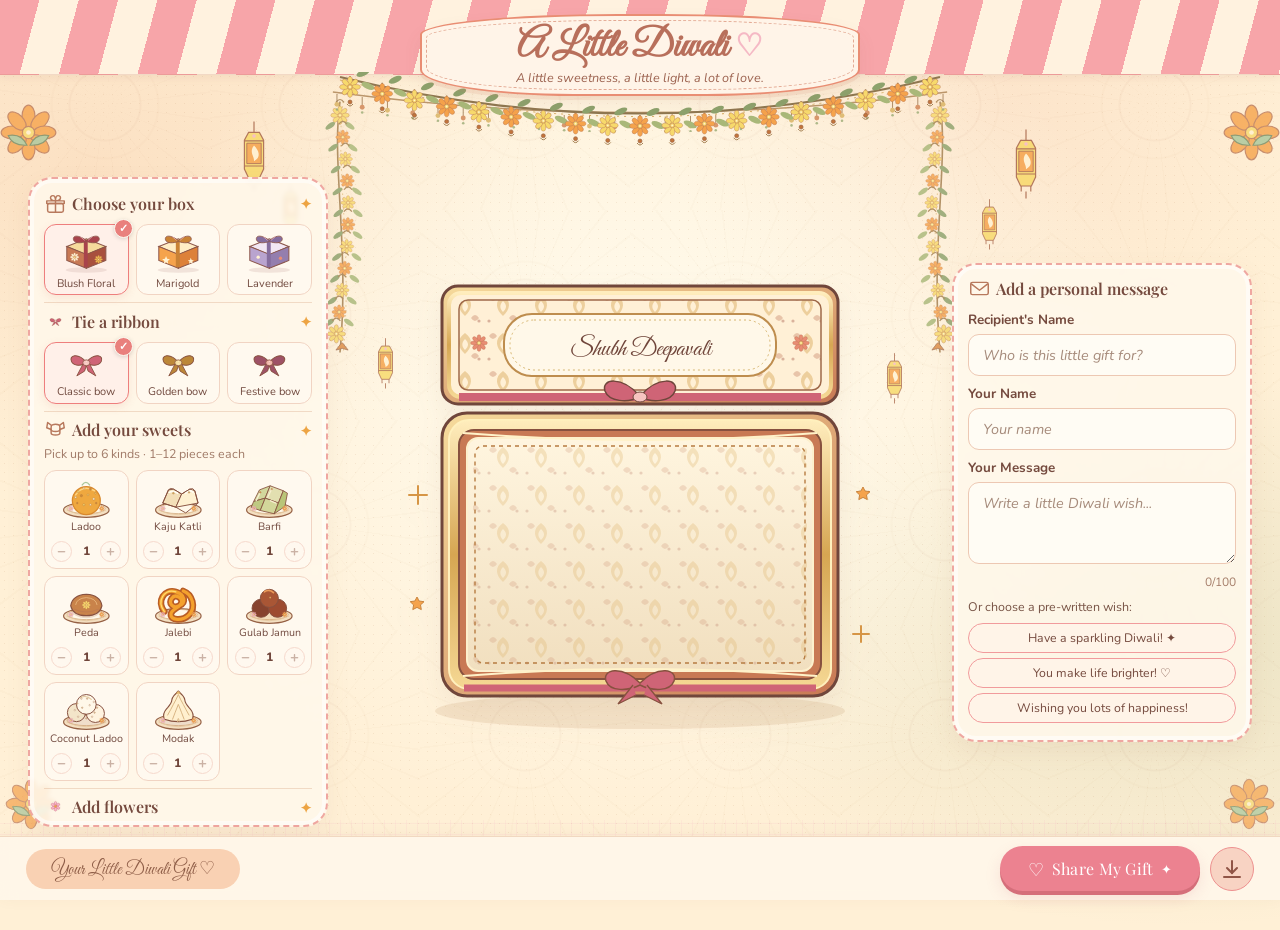
<file: index.html>
<!DOCTYPE html>
<html lang="en">
<head>
    <meta charset="UTF-8">
    <meta name="viewport" content="width=device-width, initial-scale=1.0">
    <meta name="color-scheme" content="light">
    <title>A Little Diwali 🪔</title>
    <meta name="description" content="Create a beautiful personalised Diwali gift box and share it with someone special.">
    <link rel="icon" href="data:image/svg+xml,<svg xmlns='http://www.w3.org/2000/svg' viewBox='0 0 100 100'><text y='.9em' font-size='90'>🪔</text></svg>">
    <link rel="preconnect" href="https://fonts.googleapis.com">
    <link rel="preconnect" href="https://fonts.gstatic.com" crossorigin>
    <link href="https://fonts.googleapis.com/css2?family=Great+Vibes&family=Nunito:wght@400;600;700&family=Playfair+Display:ital,wght@0,400;0,600;0,700;1,400&display=swap" rel="stylesheet">
    <link rel="stylesheet" href="css/styles.css">
</head>
<body>

    <!-- ═══════════════ INTRO / LANDING OVERLAY ═══════════════ -->
    <div id="introOverlay" class="intro-overlay hidden">
        <div class="intro-wrapper">
            <!-- Floating corner decorations -->
            <div class="intro-deco intro-deco-tl" id="introDecoTL"></div>
            <div class="intro-deco intro-deco-tr" id="introDecoTR"></div>
            <div class="intro-deco intro-deco-bl" id="introDecoBL"></div>
            <div class="intro-deco intro-deco-br" id="introDecoBR"></div>

            <!-- Shop Front Illustration -->
            <div class="shop-front">
                <div class="shop-awning"></div>
                <div class="shop-sign-frame">
                    <h1 class="logo-script">A Little Diwali <span class="logo-heart">♡</span></h1>
                    <p class="logo-tagline">A little sweetness, a little light, a lot of love.</p>
                </div>
                <div class="shop-window" id="shopWindow">
                    <!-- Sweet illustrations rendered by JS -->
                </div>
            </div>

            <!-- Welcome Text & CTA -->
            <div class="intro-text-section">
                <h2 class="intro-heading">A little gift, made with lots of love.</h2>
                <p class="intro-description">
                    Create a beautiful Diwali gift box, fill it with your favourite sweets, 
                    light a little diya, write a heartfelt message and share it with someone special. ✨
                </p>
                <button class="btn-create" id="btnCreate">
                    <span>Create your gift box ♡</span>
                </button>
            </div>
        </div>

        <!-- Toran garland at top -->
        <div class="intro-toran" id="introToran"></div>
    </div>

    <!-- ═══════════════ BUILDER PAGE ═══════════════ -->
    <div id="builderPage" class="builder-page">

        <!-- Header with Awning -->
        <header class="builder-header">
            <div class="header-awning"></div>
            <div class="header-content">
                <div class="header-frame">
                    <h1 class="header-logo">A Little Diwali <span class="logo-heart">♡</span></h1>
                    <p class="header-tagline">A little sweetness, a little light, a lot of love.</p>
                </div>
            </div>
            <div class="header-toran" id="headerToran"></div>
            <div class="header-toran header-toran-back" id="headerToranBack"></div>
        </header>

        <!-- Decorative page elements (Diwali themed — no cats) -->
        <div class="page-decos">
            <div class="page-deco page-deco-flower-tl" id="pageDecoFlowerTL"></div>
            <div class="page-deco page-deco-flower-tr" id="pageDecoFlowerTR"></div>
            <div class="page-deco page-deco-flower-bl" id="pageDecoFlowerBL"></div>
            <div class="page-deco page-deco-flower-br" id="pageDecoFlowerBR"></div>
            <div class="page-deco page-deco-lantern-l" id="pageDecoLanternL"></div>
            <div class="page-deco page-deco-lantern-r" id="pageDecoLanternR"></div>
            <div class="page-deco page-deco-corner-toran page-deco-corner-toran-l" id="pageDecoCornerToranL"></div>
            <div class="page-deco page-deco-corner-toran page-deco-corner-toran-r" id="pageDecoCornerToranR"></div>
            <div class="page-deco page-deco-side-lantern page-deco-side-lantern-l1" id="pageDecoSideLanternL1"></div>
            <div class="page-deco page-deco-side-lantern page-deco-side-lantern-l2" id="pageDecoSideLanternL2"></div>
            <div class="page-deco page-deco-side-lantern page-deco-side-lantern-r1" id="pageDecoSideLanternR1"></div>
            <div class="page-deco page-deco-side-lantern page-deco-side-lantern-r2" id="pageDecoSideLanternR2"></div>
            <div class="page-deco page-deco-butterfly" id="pageDecoButterfly"></div>
        </div>

        <!-- ═══ MAIN 3-COLUMN LAYOUT ═══ -->
        <main class="builder-main">

            <!-- LEFT PANEL: Customisation Options -->
            <aside class="panel panel-left">

                <!-- Choose Your Box -->
                <section class="builder-section">
                    <h3 class="section-title">
                        <span class="section-emoji" id="sectionIconBox">🎁</span>
                        Choose your box
                        <span class="title-sparkle">✦</span>
                    </h3>
                    <div class="options-grid boxes-grid" id="boxOptions">
                        <!-- 4 box option cards rendered by JS -->
                    </div>
                </section>

                <!-- Add a ribbon -->
                <section class="builder-section">
                    <h3 class="section-title">
                        <span class="section-emoji" id="sectionIconRibbon"></span>
                        Tie a ribbon
                        <span class="title-sparkle">✦</span>
                    </h3>
                    <div class="options-grid ribbons-grid" id="ribbonOptions" aria-label="Choose a box ribbon">
                        <!-- Ribbon options rendered by JS -->
                    </div>
                </section>

                <!-- Add Your Sweets -->
                <section class="builder-section">
                    <h3 class="section-title">
                        <span class="section-emoji" id="sectionIconSweet">🍬</span>
                        Add your sweets
                        <span class="title-sparkle">✦</span>
                    </h3>
                    <p class="section-hint">Pick up to 6 kinds · 1–12 pieces each <span class="mobile-swipe-hint">Swipe to browse →</span></p>
                    <div class="options-grid sweets-grid" id="sweetGrid">
                        <!-- 12 sweet option cards rendered by JS -->
                    </div>
                </section>

                <!-- Add flower stickers -->
                <section class="builder-section">
                    <h3 class="section-title">
                        <span class="section-emoji" id="sectionIconFlower"></span>
                        Add flowers
                        <span class="title-sparkle">✦</span>
                    </h3>
                    <p class="section-hint">Choose up to 6 flower stickers for your gift <span class="mobile-swipe-hint">Swipe to browse →</span></p>
                    <div class="options-grid flower-grid" id="flowerOptions" aria-label="Choose flower stickers">
                        <!-- Flower sticker options rendered by JS -->
                    </div>
                </section>

                <!-- Decorate Your Diya -->
                <section class="builder-section">
                    <h3 class="section-title">
                        <span class="section-emoji" id="sectionIconDiya">🪔</span>
                        Add your diyas
                        <span class="title-sparkle">✦</span>
                    </h3>
                    <p class="section-hint">Choose up to 4 diya styles <span class="mobile-swipe-hint">Swipe to browse →</span></p>
                    <div class="options-grid diyas-grid" id="diyaOptions">
                        <!-- 4 diya option cards rendered by JS -->
                    </div>
                </section>
            </aside>

            <!-- CENTER: Live Gift Preview -->
            <div class="preview-area" id="previewArea">
                <div class="preview-wrapper">
                    <div class="preview-container" id="previewContainer">
                        <!-- Main gift preview SVG rendered by JS -->
                    </div>
                </div>
            </div>

            <!-- RIGHT PANEL: Personal Message -->
            <aside class="panel panel-right">
                <section class="builder-section">
                    <h3 class="section-title">
                        <span class="section-emoji" id="sectionIconMessage"></span>
                        Add a personal message
                    </h3>

                    <div class="form-group">
                        <label class="form-label" for="recipientName">Recipient's Name</label>
                        <input type="text" class="form-input" id="recipientName"
                               placeholder="Who is this little gift for?" maxlength="30">
                    </div>

                    <div class="form-group">
                        <label class="form-label" for="senderName">Your Name</label>
                        <input type="text" class="form-input" id="senderName"
                               placeholder="Your name" maxlength="30">
                    </div>

                    <div class="form-group">
                        <label class="form-label" for="messageText">Your Message</label>
                        <textarea class="form-textarea" id="messageText"
                                  placeholder="Write a little Diwali wish..."
                                  maxlength="100" rows="3"></textarea>
                        <div class="char-counter">
                            <span id="charCount">0</span>/100
                        </div>
                    </div>

                    <div class="prewritten-section">
                        <p class="prewritten-label">Or choose a pre-written wish:</p>
                        <div class="prewritten-wishes" id="prewrittenWishes">
                            <button class="wish-btn" data-wish="Have a sparkling Diwali!">
                                Have a sparkling Diwali! ✦
                            </button>
                            <button class="wish-btn" data-wish="You make life brighter!">
                                You make life brighter! ♡
                            </button>
                            <button class="wish-btn" data-wish="Wishing you lots of happiness!">
                                Wishing you lots of happiness!
                            </button>
                        </div>
                    </div>
                </section>
            </aside>
        </main>

        <!-- BOTTOM BAR -->
        <footer class="bottom-bar">
            <div class="bottom-bar-inner">
                <div class="gift-label-badge">
                    <span class="gift-label-text">Your Little Diwali Gift ♡</span>
                </div>
                <div class="share-actions">
                    <button class="btn-share" id="shareBtn">
                        <span class="btn-share-icon" aria-hidden="true">♡</span>
                        <span>Share My Gift</span>
                        <span class="btn-share-sparkle">✦</span>
                    </button>
                    <button class="btn-icon btn-download" id="downloadBtn" title="Download as image">
                        <svg width="22" height="22" viewBox="0 0 22 22" fill="none" stroke="currentColor" stroke-width="2" stroke-linecap="round">
                            <path d="M11 3v12"/>
                            <path d="M6 10l5 5 5-5"/>
                            <path d="M3 19h16"/>
                        </svg>
                    </button>
                </div>
            </div>
        </footer>

        <!-- SHARE MODAL -->
        <div class="modal-overlay" id="shareModal">
            <div class="modal-card">
                <button class="modal-close-btn" id="modalCloseBtn" aria-label="Close">✕</button>
                <div class="modal-header-section">
                    <h2 class="modal-title">Share your gift! 🎁</h2>
                    <p class="modal-subtitle">Copy this link and send it to your special person:</p>
                </div>
                <div class="share-link-row">
                    <input type="text" class="share-link-input" id="shareLinkInput" readonly>
                    <button class="btn-copy" id="copyLinkBtn">Copy ♡</button>
                </div>
                <button class="btn-copy btn-shorten-link" id="shortenLinkBtn" type="button">Shorten link ✦</button>
                <p class="share-link-note">No account or shortening service needed. Your gift stays in the link.</p>
                <p class="copy-status" id="copyStatus"></p>
            </div>
        </div>
    </div>

    <!-- External Scripts -->
    <script src="https://html2canvas.hertzen.com/dist/html2canvas.min.js"></script>
    <script src="js/svgAssets.js"></script>
    <script src="js/app.js"></script>
</body>
</html>
</file>
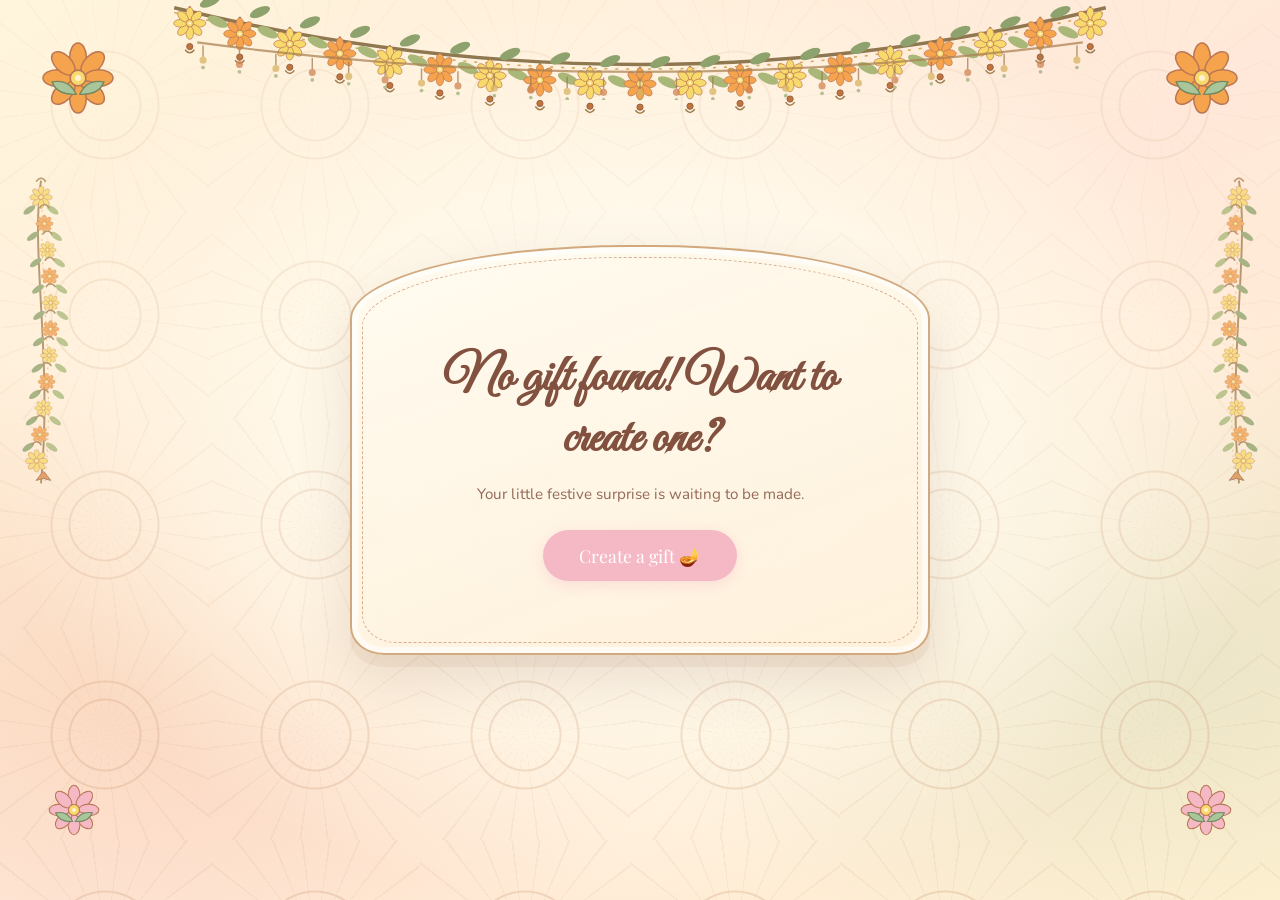
<file: gift.html>
<!DOCTYPE html>
<html lang="en">
<head>
    <meta charset="UTF-8">
    <meta name="viewport" content="width=device-width, initial-scale=1.0">
    <meta name="color-scheme" content="light">
    <title>Digi-Diwali-sweets🪔</title>
    <meta name="description" content="Someone made you a special Diwali gift! Open it to see what's inside.">
    <link rel="icon" href="data:image/svg+xml,<svg xmlns='http://www.w3.org/2000/svg' viewBox='0 0 100 100'><text y='.9em' font-size='90'>🪔</text></svg>">
    <link rel="preconnect" href="https://fonts.googleapis.com">
    <link rel="preconnect" href="https://fonts.gstatic.com" crossorigin>
    <link href="https://fonts.googleapis.com/css2?family=Great+Vibes&family=Nunito:wght@400;600;700&family=Playfair+Display:ital,wght@0,400;0,600;0,700;1,400&display=swap" rel="stylesheet">
    <link rel="stylesheet" href="css/styles.css">
</head>
<body class="gift-body">

    <!-- ═══════════════ GIFT REVEAL SCREEN ═══════════════ -->
    <div class="gift-reveal-screen" id="giftRevealScreen">
        <div class="reveal-wrapper">
            <div class="reveal-box-wrapper" id="revealBoxWrapper">
                <!-- Animated closed gift box SVG rendered by JS -->
            </div>

            <h2 class="reveal-heading" id="revealHeading">Someone sent you a little Diwali gift!</h2>
            <p class="reveal-subtext">Tap to unwrap your surprise 🪔</p>
            <button class="btn-open-gift" id="btnOpenGift">Open your gift ✨</button>
        </div>

        <!-- Corner decorations -->
        <div class="reveal-bg-decos">
            <div class="reveal-toran reveal-toran-main" id="revealToranMain"></div>
            <div class="reveal-toran reveal-toran-back" id="revealToranBack"></div>
            <div class="reveal-deco reveal-deco-1" id="revealDeco1"></div>
            <div class="reveal-deco reveal-deco-2" id="revealDeco2"></div>
            <div class="reveal-deco reveal-deco-3" id="revealDeco3"></div>
            <div class="reveal-deco reveal-deco-4" id="revealDeco4"></div>
            <div class="reveal-side-toran reveal-side-toran-left" id="revealSideToranLeft"></div>
            <div class="reveal-side-toran reveal-side-toran-right" id="revealSideToranRight"></div>
        </div>
    </div>

    <!-- ═══════════════ GIFT DISPLAY SCREEN ═══════════════ -->
    <div class="gift-display-screen" id="giftDisplayScreen" style="display:none;">
        <!-- Header -->
        <header class="builder-header">
            <div class="header-awning"></div>
            <div class="header-content">
                <div class="header-frame">
                    <h1 class="header-logo">A Little Diwali <span class="logo-heart">♡</span></h1>
                    <p class="header-tagline">A little sweetness, a little light, a lot of love.</p>
                </div>
            </div>
        </header>

        <div class="gift-display-content">
            <div class="gift-card">
                <p class="gift-dear">Dear <span class="gift-recipient-name" id="giftRecipientName">Friend</span>,</p>

                <div class="gift-preview-box" id="giftPreviewBox">
                    <!-- Full gift preview SVG rendered here -->
                </div>

                <div class="gift-message-card">
                    <p class="gift-msg" id="giftMsg">Happy Diwali! 🪔</p>
                    <p class="gift-sender">With love, <span id="giftSenderName">A friend</span> 💕</p>
                </div>
            </div>

            <div class="gift-cta">
                <a href="index.html" class="btn-create-own">Create your own gift box ♡</a>
            </div>
        </div>

        <!-- Page decorations -->
        <div class="gift-page-decos">
            <div class="page-deco page-deco-flower-tl" id="giftPageDecoTL"></div>
            <div class="page-deco page-deco-flower-tr" id="giftPageDecoTR"></div>
            <div class="page-deco page-deco-flower-bl" id="giftPageDecoBL"></div>
            <div class="page-deco page-deco-flower-br" id="giftPageDecoBR"></div>
        </div>
    </div>

    <!-- Scripts -->
    <script src="js/svgAssets.js"></script>
    <script>
    // ═══════════════ GIFT VIEWER LOGIC ═══════════════
    (async function() {
        'use strict';

        // Read gift data from URL hash
        const hash = window.location.hash.slice(1);

        if (!hash) {
            showError('No gift found! Want to create one?', 'Create a gift 🪔');
            return;
        }

        let giftData;
        try {
            giftData = await decodeGiftData(hash);
        } catch(e) {
            showError('Oops! This gift link seems broken.', 'Create a gift instead 🪔');
            return;
        }

        // Personalise reveal heading
        if (giftData.t) {
            document.getElementById('revealHeading').textContent =
                giftData.t + ', someone sent you a little Diwali gift!';
        }

        // Render decorative elements
        populateDecos();

        // Render a closed gift box on the reveal screen
        if (typeof getBoxOptionSVG === 'function') {
            const boxSvg = getBoxOptionSVG(giftData.b || 0);
            document.getElementById('revealBoxWrapper').innerHTML =
                '<div style="width:120px;margin:0 auto;">' + boxSvg + '</div>';
        }

        // ── Open Gift Button ──
        document.getElementById('btnOpenGift').addEventListener('click', function() {
            const revealScreen = document.getElementById('giftRevealScreen');
            revealScreen.classList.add('opening');

            setTimeout(function() {
                revealScreen.style.display = 'none';
                const displayScreen = document.getElementById('giftDisplayScreen');
                displayScreen.style.display = 'block';
                displayScreen.classList.add('fade-in');

                // Render gift content
                document.getElementById('giftRecipientName').textContent = giftData.t || 'Friend';
                document.getElementById('giftMsg').textContent = giftData.m || 'Happy Diwali! 🪔';
                document.getElementById('giftSenderName').textContent = giftData.f || 'A friend';

                // Render full gift preview
                if (typeof getPreviewSVG === 'function') {
                    var SWEETS_LIST = ['ladoo','kaju_katli','barfi','peda','jalebi','gulab_jamun',
                                       'coconut_ladoo','modak'];
                    var quantities = giftData.q && typeof giftData.q === 'object' ? giftData.q : {};
                    var ribbonIndex = Number.isInteger(giftData.r) && giftData.r >= 0 && giftData.r <= 2
                        ? giftData.r
                        : 0;
                    var flowerIndices = Array.isArray(giftData.fl)
                        ? giftData.fl.filter(function(index, position, all) {
                            return Number.isInteger(index) && index >= 0 && index < 6 && all.indexOf(index) === position;
                        }).slice(0, 6)
                        : [0, 2, 3, 4];
                    var flowerQuantities = giftData.fq && typeof giftData.fq === 'object'
                        ? giftData.fq
                        : {};
                    var stickerPositions = giftData.sp && typeof giftData.sp === 'object' && !Array.isArray(giftData.sp)
                        ? giftData.sp
                        : {};
                    var selectedStickerKey = typeof giftData.sk === 'string'
                        && /^(sweet-(ladoo|kaju_katli|barfi|peda|jalebi|gulab_jamun|coconut_ladoo|modak)(-[1-9]|-1[01])?|flower-[0-5]-[0-7]|diya-[0-3])$/.test(giftData.sk)
                        ? giftData.sk
                        : '';
                    var diyaIndices = Array.isArray(giftData.ds)
                        ? giftData.ds.filter(function(index, position, all) {
                            return Number.isInteger(index) && index >= 0 && index < 4 && all.indexOf(index) === position;
                        }).slice(0, 4)
                        : [Number.isInteger(giftData.d) && giftData.d >= 0 && giftData.d < 4 ? giftData.d : 0];
                    var sweetItems = (giftData.s || [0,1,2]).filter(function(idx) {
                        return Number.isInteger(idx) && idx >= 0 && idx < SWEETS_LIST.length;
                    }).slice(0, 6).map(function(idx) {
                        var quantity = Number(quantities[idx]);
                        return {
                            id: SWEETS_LIST[idx],
                            quantity: Number.isInteger(quantity) ? Math.min(12, Math.max(1, quantity)) : 1
                        };
                    });
                    var giftPreview = document.getElementById('giftPreviewBox');
                    giftPreview.innerHTML =
                        getPreviewSVG(giftData.b || 0, sweetItems, giftData.d || 0, ribbonIndex, flowerIndices, diyaIndices, flowerQuantities, stickerPositions, selectedStickerKey);
                    if (selectedStickerKey) {
                        var selectedSticker = giftPreview.querySelector('[data-sticker-key="' + selectedStickerKey + '"]');
                        if (selectedSticker) selectedSticker.parentNode.appendChild(selectedSticker);
                    }
                }

                // Populate display page decos
                populateDisplayDecos();

            }, 1500);
        });

        // ── Helper Functions ──
        async function decodeGiftData(hashValue) {
            if (hashValue.length > 24000) throw new Error('Gift link is too large.');
            if (hashValue.startsWith('z=') || hashValue.startsWith('c=')) {
                if (!('DecompressionStream' in window)) {
                    throw new Error('Compressed gift links are not supported in this browser.');
                }
                var compact = hashValue.startsWith('c=');
                var encoded = hashValue.slice(2).replace(/-/g, '+').replace(/_/g, '/');
                encoded += '='.repeat((4 - encoded.length % 4) % 4);
                var binary = atob(encoded);
                var bytes = Uint8Array.from(binary, function(character) {
                    return character.charCodeAt(0);
                });
                var stream = new Blob([bytes]).stream().pipeThrough(new DecompressionStream('gzip'));
                var data = JSON.parse(await new Response(stream).text());
                return compact ? expandCompactGiftData(data) : data;
            }
            return JSON.parse(decodeURIComponent(escape(atob(hashValue))));
        }

        function expandCompactGiftData(data) {
            if (!Array.isArray(data) || data[0] !== 2 || data.length !== 14) {
                throw new Error('Invalid compact gift data.');
            }
            var sweetIndices = Array.isArray(data[2]) ? data[2] : [];
            var sweetQuantities = Array.isArray(data[3]) ? data[3] : [];
            var flowerIndices = Array.isArray(data[6]) ? data[6] : [];
            var flowerQuantities = Array.isArray(data[7]) ? data[7] : [];
            var stickerPositions = {};
            var sweetIds = ['ladoo','kaju_katli','barfi','peda','jalebi','gulab_jamun','coconut_ladoo','modak'];
            (Array.isArray(data[9]) ? data[9] : []).forEach(function(position) {
                if (!Array.isArray(position) || position.length !== 4) return;
                var code = position[0];
                var key = '';
                if (Number.isInteger(code) && code >= 0 && code < 96) {
                    key = 'sweet-' + sweetIds[code % sweetIds.length];
                    var piece = Math.floor(code / sweetIds.length);
                    if (piece) key += '-' + piece;
                } else if (Number.isInteger(code) && code >= 96 && code < 144) {
                    var flowerCode = code - 96;
                    key = 'flower-' + Math.floor(flowerCode / 8) + '-' + (flowerCode % 8);
                } else if (Number.isInteger(code) && code >= 144 && code < 148) {
                    key = 'diya-' + (code - 144);
                }
                if (key) {
                    stickerPositions[key] = {
                        x: position[1] / 10,
                        y: position[2] / 10,
                        scale: position[3] / 1000
                    };
                }
            });
            var selectedCode = data[10];
            var selectedKey = '';
            if (Number.isInteger(selectedCode) && selectedCode >= 0 && selectedCode < 96) {
                selectedKey = 'sweet-' + sweetIds[selectedCode % sweetIds.length];
                var selectedPiece = Math.floor(selectedCode / sweetIds.length);
                if (selectedPiece) selectedKey += '-' + selectedPiece;
            } else if (Number.isInteger(selectedCode) && selectedCode >= 96 && selectedCode < 144) {
                var selectedFlowerCode = selectedCode - 96;
                selectedKey = 'flower-' + Math.floor(selectedFlowerCode / 8) + '-' + (selectedFlowerCode % 8);
            } else if (Number.isInteger(selectedCode) && selectedCode >= 144 && selectedCode < 148) {
                selectedKey = 'diya-' + (selectedCode - 144);
            }
            var quantities = {};
            sweetIndices.forEach(function(index, position) {
                quantities[index] = sweetQuantities[position];
            });
            var flowerQuantityMap = {};
            flowerIndices.forEach(function(index, position) {
                flowerQuantityMap[index] = flowerQuantities[position];
            });
            return {
                b: data[1], s: sweetIndices, q: quantities, d: data[4], r: data[5],
                fl: flowerIndices, fq: flowerQuantityMap, ds: data[8], sp: stickerPositions,
                sk: selectedKey, t: data[11], f: data[12], m: data[13]
            };
        }

        function showError(message, btnText) {
            document.getElementById('giftRevealScreen').classList.add('is-error-state');
            document.getElementById('revealHeading').textContent = message;
            var btn = document.getElementById('btnOpenGift');
            btn.textContent = btnText;
            btn.onclick = function() { window.location.href = 'index.html'; };
            var subtext = document.querySelector('.reveal-subtext');
            subtext.textContent = 'Your little festive surprise is waiting to be made.';
            subtext.style.display = 'block';
            populateDecos();
        }

        function populateDecos() {
            if (typeof getDecorativeSVG !== 'function') return;
            setDeco('revealToranMain', 'toran');
            setDeco('revealToranBack', 'toran-secondary');
            setDeco('revealSideToranLeft', 'hanging-toran');
            setDeco('revealSideToranRight', 'hanging-toran');
            setDeco('revealDeco1', 'marigold');
            setDeco('revealDeco2', 'marigold');
            setDeco('revealDeco3', 'lotus');
            setDeco('revealDeco4', 'lotus');
        }

        function populateDisplayDecos() {
            if (typeof getDecorativeSVG !== 'function') return;
            setDeco('giftPageDecoTL', 'marigold');
            setDeco('giftPageDecoTR', 'marigold');
            setDeco('giftPageDecoBL', 'lotus');
            setDeco('giftPageDecoBR', 'lotus');
        }

        function setDeco(id, type) {
            var el = document.getElementById(id);
            if (el && typeof getDecorativeSVG === 'function') {
                el.innerHTML = getDecorativeSVG(type);
            }
        }

    })();
    </script>
</body>
</html>
</file>
<file: css/styles.css>
/* ═══════════════════════════════════════════════════════════════
   A Little Diwali — Main Stylesheet
   Aesthetic: Kawaii hand-drawn + vintage bakery
   Soft pastels, scalloped borders, gingham patterns, watercolor
   ═══════════════════════════════════════════════════════════════ */

/* ───────────────────────────────────────────
   CSS CUSTOM PROPERTIES
   ─────────────────────────────────────────── */
:root {
  color-scheme: light;

  /* Primary palette */
  --butter-cream: #FFF1D1;
  --strawberry-pink: #F5B9C5;
  --marigold-orange: #F5A34C;
  --haldi-yellow: #F7D96C;
  --pistachio-green: #A9C69A;
  --lavender: #B9A4CF;
  --coral: #E98D73;
  --chocolate-brown: #8C574B;

  /* Neutrals */
  --cream-white: #FFF8EC;
  --soft-pink: #FFE8EE;
  --gold: #D4A24E;

  /* Typography */
  --text-dark: #5A3E36;
  --text-medium: #7D6055;
  --text-light: #A68B7B;

  /* Shadows */
  --shadow-soft: 0 2px 15px rgba(140, 87, 75, 0.08);
  --shadow-medium: 0 4px 25px rgba(140, 87, 75, 0.12);
}


/* ───────────────────────────────────────────
   BASE / RESET
   ─────────────────────────────────────────── */
*,
*::before,
*::after {
  box-sizing: border-box;
  margin: 0;
  padding: 0;
}

html {
  scroll-behavior: smooth;
  font-size: 16px;
}

body {
  font-family: 'Nunito', sans-serif;
  background: var(--butter-cream);
  color: var(--text-dark);
  min-height: 100vh;
  overflow-x: hidden;
  position: relative;
}

/* Subtle gingham / grid pattern pinned to the bottom of every page */
body::after {
  content: '';
  position: fixed;
  bottom: 0;
  left: 0;
  right: 0;
  height: 80px;
  z-index: 0;
  pointer-events: none;
  background:
    repeating-linear-gradient(
      0deg,
      transparent,
      transparent 10px,
      rgba(245, 185, 197, 0.15) 10px,
      rgba(245, 185, 197, 0.15) 11px
    ),
    repeating-linear-gradient(
      90deg,
      transparent,
      transparent 10px,
      rgba(245, 185, 197, 0.15) 10px,
      rgba(245, 185, 197, 0.15) 11px
    );
}


/* ═══════════════════════════════════════════════════════════════
   INTRO / LANDING OVERLAY
   ═══════════════════════════════════════════════════════════════ */
.intro-overlay {
  position: fixed;
  top: 0;
  left: 0;
  right: 0;
  bottom: 0;
  z-index: 300;
  background: var(--butter-cream);
  display: flex;
  align-items: center;
  justify-content: center;
  overflow-y: auto;
}

.intro-overlay.fade-out {
  animation: fadeOutOverlay 0.8s ease-out forwards;
}

/* Centered wrapper inside the overlay */
.intro-wrapper {
  text-align: center;
  padding: 40px 20px;
  position: relative;
  max-width: 700px;
}

/* Corner decoration images */
.intro-deco {
  position: absolute;
  pointer-events: none;
  z-index: 1;
}

.intro-deco-tl {
  top: -20px;
  left: -40px;
  width: 80px;
}

.intro-deco-tr {
  top: -20px;
  right: -40px;
  width: 80px;
}

.intro-deco-bl {
  bottom: 0;
  left: -30px;
  width: 60px;
}

.intro-deco-br {
  bottom: 0;
  right: -30px;
  width: 60px;
}

/* ── Shop-front illustration ── */
.shop-front {
  margin: 0 auto 30px;
  max-width: 500px;
  position: relative;
}

/* Striped awning */
.shop-awning {
  height: 40px;
  background: repeating-linear-gradient(
    90deg,
    var(--strawberry-pink) 0px,
    var(--strawberry-pink) 22px,
    var(--cream-white) 22px,
    var(--cream-white) 44px
  );
  border-radius: 0 0 50% 50% / 0 0 18px 18px;
  box-shadow: 0 3px 8px rgba(140, 87, 75, 0.1);
  position: relative;
  z-index: 2;
}

/* Main sign board */
.shop-sign-frame {
  background: var(--cream-white);
  border: 2px solid var(--gold);
  border-radius: 16px;
  padding: 25px 30px 20px;
  margin: -5px 30px 0;
  position: relative;
  z-index: 1;
  box-shadow: var(--shadow-soft);
}

/* Inner border accent */
.shop-sign-frame::before {
  content: '';
  position: absolute;
  top: 3px;
  left: 3px;
  right: 3px;
  bottom: 3px;
  border: 1px solid rgba(212, 162, 78, 0.3);
  border-radius: 13px;
  pointer-events: none;
}

/* Script logo */
.logo-script {
  font-family: 'Great Vibes', cursive;
  font-size: 2.8rem;
  color: var(--text-dark);
  line-height: 1.2;
}

.logo-heart {
  color: var(--strawberry-pink);
  font-size: 0.8em;
}

.logo-tagline {
  font-family: 'Nunito', sans-serif;
  font-style: italic;
  font-size: 0.95rem;
  color: var(--text-medium);
  margin-top: 4px;
}

/* Glass display window below sign */
.shop-window {
  background: var(--cream-white);
  border: 1px solid #E8D8C8;
  border-radius: 12px;
  margin: 15px 30px 0;
  padding: 20px;
  min-height: 80px;
}

/* ── Intro text area ── */
.intro-text-section {
  margin-top: 25px;
}

.intro-heading {
  font-family: 'Playfair Display', serif;
  font-size: 1.6rem;
  color: var(--text-dark);
  margin-bottom: 12px;
}

.intro-description {
  font-size: 1rem;
  color: var(--text-medium);
  max-width: 500px;
  margin: 0 auto 25px;
  line-height: 1.6;
}

/* Main CTA button */
.btn-create {
  display: inline-block;
  background: var(--strawberry-pink);
  color: white;
  font-family: 'Playfair Display', serif;
  font-size: 1.15rem;
  padding: 14px 40px;
  border: none;
  border-radius: 30px;
  cursor: pointer;
  transition: all 0.3s;
  box-shadow: 0 4px 15px rgba(245, 185, 197, 0.4);
  letter-spacing: 0.5px;
}

.btn-create:hover {
  background: #E8A0B0;
  transform: translateY(-2px);
  box-shadow: 0 6px 20px rgba(245, 185, 197, 0.5);
}

.btn-create:active {
  transform: translateY(0);
}

/* Toran garland along top of intro */
.intro-toran {
  position: absolute;
  top: 0;
  left: 0;
  right: 0;
  text-align: center;
  pointer-events: none;
}


/* ═══════════════════════════════════════════════════════════════
   BUILDER PAGE — LAYOUT SHELL
   ═══════════════════════════════════════════════════════════════ */
.builder-page {
  position: relative;
  min-height: 100vh;
}

.hidden {
  display: none !important;
}

/* ── Fixed header ── */
.builder-header {
  position: fixed;
  top: 0;
  left: 0;
  right: 0;
  z-index: 100;
  background: var(--butter-cream);
}

.header-awning {
  height: 16px;
  background: repeating-linear-gradient(
    90deg,
    var(--strawberry-pink) 0px,
    var(--strawberry-pink) 18px,
    var(--cream-white) 18px,
    var(--cream-white) 36px
  );
}

.header-content {
  display: flex;
  justify-content: center;
  padding: 8px 20px 6px;
}

.header-frame {
  background: var(--cream-white);
  border: 2px solid var(--gold);
  border-radius: 12px;
  padding: 8px 30px 6px;
  text-align: center;
  box-shadow: var(--shadow-soft);
  position: relative;
}

.header-frame::before {
  content: '';
  position: absolute;
  top: 2px;
  left: 2px;
  right: 2px;
  bottom: 2px;
  border: 1px solid rgba(212, 162, 78, 0.25);
  border-radius: 10px;
  pointer-events: none;
}

.header-logo {
  font-family: 'Great Vibes', cursive;
  font-size: 1.8rem;
  color: var(--text-dark);
  line-height: 1.1;
}

.header-tagline {
  font-family: 'Nunito', sans-serif;
  font-style: italic;
  font-size: 0.75rem;
  color: var(--text-medium);
}

.header-toran {
  text-align: center;
  pointer-events: none;
  height: 30px;
  overflow: hidden;
}


/* ═══════════════════════════════════════════════════════════════
   PAGE DECORATIONS  (floating flowers / lanterns / butterfly)
   ═══════════════════════════════════════════════════════════════ */
.page-decos {
  position: fixed;
  top: 0;
  left: 0;
  right: 0;
  bottom: 0;
  pointer-events: none;
  z-index: 2;
}

.page-deco {
  position: absolute;
  pointer-events: none;
}

.page-deco-flower-tl {
  top: 75px;
  left: 8px;
  width: 55px;
  opacity: 0.8;
}

.page-deco-flower-tr {
  top: 75px;
  right: 8px;
  width: 55px;
  opacity: 0.8;
}

.page-deco-flower-bl {
  bottom: 85px;
  left: 12px;
  width: 50px;
  opacity: 0.7;
}

.page-deco-flower-br {
  bottom: 85px;
  right: 12px;
  width: 50px;
  opacity: 0.7;
}

.page-deco-lantern-l {
  top: 120px;
  left: 15px;
  width: 35px;
  opacity: 0.7;
}

.page-deco-lantern-r {
  top: 140px;
  right: 15px;
  width: 35px;
  opacity: 0.7;
}

.page-deco-butterfly {
  bottom: 180px;
  left: 45px;
  width: 40px;
  opacity: 0.6;
}


/* ═══════════════════════════════════════════════════════════════
   MAIN 3-COLUMN BUILDER LAYOUT
   ═══════════════════════════════════════════════════════════════ */
.builder-main {
  display: flex;
  gap: 20px;
  padding: 105px 25px 85px;
  max-width: 1400px;
  margin: 0 auto;
  min-height: 100vh;
  align-items: flex-start;
}

/* ── Side panels ── */
.panel {
  width: 280px;
  flex-shrink: 0;
  background: rgba(255, 248, 236, 0.92);
  backdrop-filter: blur(5px);
  border: 1px solid rgba(245, 185, 197, 0.25);
  border-radius: 18px;
  padding: 20px 18px;
  box-shadow: var(--shadow-soft);
  overflow-y: auto;
  max-height: calc(100vh - 190px);
  position: relative;
  z-index: 5;
}

/* Custom scrollbar for panels */
.panel::-webkit-scrollbar {
  width: 5px;
}

.panel::-webkit-scrollbar-track {
  background: transparent;
}

.panel::-webkit-scrollbar-thumb {
  background: var(--strawberry-pink);
  border-radius: 10px;
  opacity: 0.5;
}

.panel::-webkit-scrollbar-thumb:hover {
  background: #E8A0B0;
}

.panel-left {
  /* inherits .panel styles */
}

.panel-right {
  /* inherits .panel styles */
}

/* ── Center preview ── */
.preview-area {
  flex: 1;
  display: flex;
  align-items: center;
  justify-content: center;
  min-height: 500px;
  position: relative;
  z-index: 5;
}

.preview-wrapper {
  position: relative;
}

.preview-container {
  position: relative;
}

.preview-container svg {
  max-width: 100%;
  height: auto;
  max-height: calc(100vh - 200px);
}


/* ═══════════════════════════════════════════════════════════════
   BUILDER SECTIONS  (inside panels)
   ═══════════════════════════════════════════════════════════════ */
.builder-section {
  margin-bottom: 22px;
  padding-bottom: 18px;
  border-bottom: 1px dashed rgba(232, 216, 200, 0.5);
}

.builder-section:last-child {
  border-bottom: none;
  margin-bottom: 0;
}

.section-title {
  font-family: 'Playfair Display', serif;
  font-size: 0.95rem;
  font-weight: 600;
  color: var(--chocolate-brown);
  margin-bottom: 12px;
  display: flex;
  align-items: center;
  gap: 6px;
}

.section-emoji {
  font-size: 1.1rem;
}

.title-sparkle {
  color: var(--marigold-orange);
  font-size: 0.85rem;
}

.section-hint {
  font-size: 0.78rem;
  color: var(--text-light);
  margin-bottom: 10px;
  margin-top: -6px;
}

.mobile-swipe-hint {
  display: none;
}


/* ═══════════════════════════════════════════════════════════════
   OPTION GRIDS
   ═══════════════════════════════════════════════════════════════ */
.options-grid {
  display: grid;
  gap: 10px;
}

.boxes-grid {
  grid-template-columns: repeat(3, 1fr);
}

.sweets-grid {
  grid-template-columns: repeat(3, 1fr);
}

.diyas-grid {
  grid-template-columns: repeat(4, 1fr);
}

.ribbons-grid {
  grid-template-columns: repeat(3, minmax(0, 1fr));
}

.flower-grid {
  grid-template-columns: repeat(3, minmax(0, 1fr));
}


/* ═══════════════════════════════════════════════════════════════
   OPTION CARDS
   ═══════════════════════════════════════════════════════════════ */
.option-card {
  background: white;
  border: 2px solid transparent;
  border-radius: 12px;
  padding: 8px;
  cursor: pointer;
  transition: all 0.25s ease;
  position: relative;
  text-align: center;
}

.option-card:hover {
  border-color: rgba(245, 185, 197, 0.4);
  transform: translateY(-2px);
  box-shadow: 0 4px 12px rgba(245, 185, 197, 0.2);
}

.option-card.selected {
  border-color: var(--strawberry-pink);
  background: var(--soft-pink);
  box-shadow: 0 2px 10px rgba(245, 185, 197, 0.25);
}

/* Check-mark badge on selected cards */
.option-card.selected::after {
  content: '✓';
  position: absolute;
  top: -6px;
  right: -6px;
  width: 20px;
  height: 20px;
  background: var(--strawberry-pink);
  color: white;
  border-radius: 50%;
  display: flex;
  align-items: center;
  justify-content: center;
  font-size: 0.65rem;
  font-weight: 700;
  box-shadow: 0 1px 4px rgba(0, 0, 0, 0.15);
}

.option-card svg {
  width: 100%;
  height: auto;
  display: block;
}

.option-label {
  font-family: 'Nunito', sans-serif;
  font-size: 0.72rem;
  color: var(--text-medium);
  margin-top: 5px;
  white-space: nowrap;
  overflow: hidden;
  text-overflow: ellipsis;
}


/* ═══════════════════════════════════════════════════════════════
   FORM STYLES  (message panel)
   ═══════════════════════════════════════════════════════════════ */
.form-group {
  margin-bottom: 16px;
}

.form-label {
  display: block;
  font-family: 'Playfair Display', serif;
  font-size: 0.85rem;
  font-weight: 600;
  color: var(--chocolate-brown);
  margin-bottom: 5px;
}

.form-input,
.form-textarea {
  width: 100%;
  padding: 10px 14px;
  border: 1px solid #E8D8C8;
  border-radius: 12px;
  font-family: 'Nunito', sans-serif;
  font-size: 0.9rem;
  color: var(--text-dark);
  background: white;
  transition: border-color 0.3s, box-shadow 0.3s;
  outline: none;
}

.form-input:focus,
.form-textarea:focus {
  border-color: var(--strawberry-pink);
  box-shadow: 0 0 0 3px rgba(245, 185, 197, 0.15);
}

.form-input::placeholder,
.form-textarea::placeholder {
  color: var(--text-light);
  font-style: italic;
}

.form-textarea {
  resize: vertical;
  min-height: 70px;
}

.char-counter {
  text-align: right;
  font-size: 0.75rem;
  color: var(--text-light);
  margin-top: 4px;
}


/* ═══════════════════════════════════════════════════════════════
   PRE-WRITTEN WISHES
   ═══════════════════════════════════════════════════════════════ */
.prewritten-section {
  margin-top: 18px;
}

.prewritten-label {
  font-size: 0.82rem;
  color: var(--text-medium);
  margin-bottom: 8px;
}

.prewritten-wishes {
  display: flex;
  flex-direction: column;
  gap: 7px;
}

.wish-btn {
  display: block;
  width: 100%;
  text-align: left;
  padding: 9px 15px;
  background: var(--cream-white);
  border: 1px solid #E8D8C8;
  border-radius: 20px;
  font-family: 'Nunito', sans-serif;
  font-size: 0.82rem;
  color: var(--text-dark);
  cursor: pointer;
  transition: all 0.2s;
  line-height: 1.3;
}

.wish-btn:hover {
  background: var(--soft-pink);
  border-color: var(--strawberry-pink);
  transform: translateX(3px);
}


/* ═══════════════════════════════════════════════════════════════
   BOTTOM BAR
   ═══════════════════════════════════════════════════════════════ */
.bottom-bar {
  position: fixed;
  bottom: 0;
  left: 0;
  right: 0;
  z-index: 100;
  background: var(--cream-white);
  border-top: 1px solid rgba(232, 216, 200, 0.5);
  box-shadow: 0 -2px 15px rgba(140, 87, 75, 0.06);
  padding: 10px 25px;
}

.bottom-bar-inner {
  max-width: 1400px;
  margin: 0 auto;
  display: flex;
  justify-content: space-between;
  align-items: center;
}

/* Gift label badge (left side) */
.gift-label-badge {
  background: repeating-linear-gradient(
    90deg,
    var(--cream-white) 0px,
    var(--cream-white) 8px,
    rgba(245, 185, 197, 0.12) 8px,
    rgba(245, 185, 197, 0.12) 16px
  );
  padding: 8px 24px;
  border: 1px solid #E8D8C8;
  border-radius: 22px;
}

.gift-label-text {
  font-family: 'Great Vibes', cursive;
  font-size: 1.15rem;
  color: var(--strawberry-pink);
}

/* Share actions (right side) */
.share-actions {
  display: flex;
  gap: 10px;
  align-items: center;
}

.btn-share {
  display: flex;
  align-items: center;
  gap: 7px;
  background: var(--strawberry-pink);
  color: white;
  border: none;
  border-radius: 25px;
  padding: 11px 28px;
  font-family: 'Playfair Display', serif;
  font-size: 1rem;
  cursor: pointer;
  transition: all 0.3s;
  box-shadow: 0 3px 12px rgba(245, 185, 197, 0.35);
  letter-spacing: 0.3px;
}

.btn-share:hover {
  background: #E8A0B0;
  transform: scale(1.03);
  box-shadow: 0 5px 18px rgba(245, 185, 197, 0.45);
}

.btn-share-icon {
  font-size: 1.1rem;
}

.btn-share-sparkle {
  font-size: 0.8rem;
}

/* Circular icon buttons (download, etc.) */
.btn-icon {
  width: 44px;
  height: 44px;
  display: flex;
  align-items: center;
  justify-content: center;
  background: var(--cream-white);
  border: 1px solid #E8D8C8;
  border-radius: 50%;
  cursor: pointer;
  color: var(--chocolate-brown);
  transition: all 0.2s;
}

.btn-icon:hover {
  background: var(--soft-pink);
  border-color: var(--strawberry-pink);
}


/* ═══════════════════════════════════════════════════════════════
   SHARE MODAL
   ═══════════════════════════════════════════════════════════════ */
.modal-overlay {
  position: fixed;
  top: 0;
  left: 0;
  right: 0;
  bottom: 0;
  background: rgba(90, 62, 54, 0.45);
  backdrop-filter: blur(4px);
  display: none;
  align-items: center;
  justify-content: center;
  z-index: 500;
}

.modal-overlay.active {
  display: flex;
}

.modal-card {
  background: white;
  border-radius: 22px;
  padding: 35px 30px;
  max-width: 480px;
  width: 92%;
  box-shadow: 0 12px 50px rgba(0, 0, 0, 0.18);
  position: relative;
  text-align: center;
  animation: modalSlideIn 0.35s ease-out;
}

.modal-close-btn {
  position: absolute;
  top: 12px;
  right: 16px;
  background: none;
  border: none;
  font-size: 1.4rem;
  cursor: pointer;
  color: var(--text-light);
  transition: color 0.2s;
}

.modal-close-btn:hover {
  color: var(--text-dark);
}

.modal-title {
  font-family: 'Playfair Display', serif;
  font-size: 1.5rem;
  color: var(--chocolate-brown);
  margin-bottom: 6px;
}

.modal-subtitle {
  font-size: 0.9rem;
  color: var(--text-medium);
  margin-bottom: 18px;
}

.share-link-row {
  display: flex;
  gap: 8px;
  margin-bottom: 10px;
}

.share-link-input {
  flex: 1;
  padding: 10px 14px;
  border: 1px solid #E8D8C8;
  border-radius: 12px;
  font-family: 'Nunito', sans-serif;
  font-size: 0.85rem;
  color: var(--text-dark);
  background: var(--cream-white);
  outline: none;
}

.btn-copy {
  padding: 10px 22px;
  background: var(--strawberry-pink);
  color: white;
  border: none;
  border-radius: 12px;
  font-family: 'Nunito', sans-serif;
  font-weight: 600;
  cursor: pointer;
  transition: background 0.2s;
  white-space: nowrap;
}

.btn-copy:hover {
  background: #E8A0B0;
}

.btn-shorten-link {
  margin: 2px 0 8px;
  background: #a77c59;
}

.btn-shorten-link:hover {
  background: #8c6448;
}

.share-link-note {
  margin: 0 0 8px;
  color: var(--text-medium);
  font-size: .76rem;
}

.copy-status {
  font-size: 0.82rem;
  color: var(--pistachio-green);
  min-height: 20px;
}


/* ═══════════════════════════════════════════════════════════════
   KEYFRAME ANIMATIONS
   ═══════════════════════════════════════════════════════════════ */

/* Intro overlay fades away */
@keyframes fadeOutOverlay {
  0%   { opacity: 1; }
  100% { opacity: 0; visibility: hidden; }
}

/* Modal slides up into view */
@keyframes modalSlideIn {
  0%   { transform: translateY(30px) scale(0.95); opacity: 0; }
  100% { transform: translateY(0) scale(1); opacity: 1; }
}

/* Diya flame flicker */
@keyframes flame-flicker {
  0%, 100% { transform: scaleX(1) translateY(0); }
  25%      { transform: scaleX(0.98) translateY(-0.5px); }
  50%      { transform: scaleX(1.02) translateY(-1px); }
  75%      { transform: scaleX(0.99) translateY(-0.5px); }
}

/* Simple fade-in */
@keyframes fadeIn {
  from { opacity: 0; }
  to   { opacity: 1; }
}

/* ── Utility animation classes ── */
.flame {
  animation: flame-flicker 3s ease-in-out infinite;
  transform-origin: bottom center;
}

.fade-in {
  animation: fadeIn 0.8s ease-out;
}

/* ═══════════════════════════════════════════════════════════════
   GIFT PAGE  (recipient view)
   ═══════════════════════════════════════════════════════════════ */
.gift-body {
  background: var(--butter-cream);
}

/* ── Reveal screen (before opening) ── */
.gift-reveal-screen {
  position: fixed;
  top: 0;
  left: 0;
  right: 0;
  bottom: 0;
  display: flex;
  align-items: center;
  justify-content: center;
  z-index: 300;
  background: var(--butter-cream);
}

.gift-reveal-screen.is-error-state {
  overflow: hidden;
  background:
    radial-gradient(ellipse at 50% 49%, rgba(255, 253, 242, .97) 0 23%, rgba(255, 248, 231, .72) 48%, transparent 72%),
    radial-gradient(ellipse at 12% 76%, rgba(234, 151, 100, .22), transparent 34%),
    radial-gradient(ellipse at 88% 73%, rgba(169, 198, 154, .25), transparent 33%),
    linear-gradient(145deg, #fff5dc, #ffe8d9 53%, #fff1d2);
}

.gift-reveal-screen.is-error-state::before {
  content: '';
  position: absolute;
  inset: 0;
  pointer-events: none;
  opacity: .2;
  background:
    radial-gradient(circle at center, transparent 0 34px, #b5784c 35px 36px, transparent 37px 52px, #b5784c 53px 54px, transparent 55px),
    repeating-conic-gradient(from 7.5deg at center, rgba(164, 105, 68, .34) 0deg 1deg, transparent 1deg 15deg);
  background-size: 210px 210px;
  mask-image: linear-gradient(rgba(0,0,0,.4), #000);
}

.gift-reveal-screen.opening {
  animation: fadeOutOverlay 1.5s ease-out forwards;
}

.reveal-wrapper {
  text-align: center;
  padding: 40px 20px;
  position: relative;
  z-index: 3;
}

.is-error-state .reveal-wrapper {
  width: min(580px, calc(100vw - 36px));
  padding: clamp(42px, 7vw, 72px) clamp(22px, 6vw, 58px);
  border: 2px solid rgba(193, 139, 86, .72);
  border-radius: 48% 48% 34px 34px / 18% 18% 28px 28px;
  background: linear-gradient(160deg, rgba(255, 251, 239, .96), rgba(255, 240, 218, .94));
  box-shadow: 0 12px 0 rgba(164, 101, 69, .08), 0 22px 55px rgba(120, 73, 48, .16), inset 0 0 0 6px rgba(255, 255, 255, .6);
}

.is-error-state .reveal-wrapper::before {
  content: '';
  position: absolute;
  inset: 10px;
  border: 1px dashed rgba(184, 111, 73, .55);
  border-radius: inherit;
  pointer-events: none;
}

.reveal-box-wrapper {
  margin: 0 auto 30px;
  width: 150px;
}

.reveal-heading {
  font-family: 'Great Vibes', cursive;
  font-size: 2rem;
  color: var(--text-dark);
  margin-bottom: 8px;
}

.is-error-state .reveal-heading {
  position: relative;
  margin: 0 auto 14px;
  max-width: 430px;
  color: #82513f;
  font-size: clamp(2.2rem, 5vw, 3.2rem);
  line-height: 1.18;
}

.reveal-subtext {
  font-size: 0.95rem;
  color: var(--text-medium);
  margin-bottom: 25px;
}

.is-error-state .reveal-subtext {
  max-width: 340px;
  margin: 0 auto 26px;
  color: #936957;
}

.btn-open-gift {
  display: inline-block;
  background: var(--strawberry-pink);
  color: white;
  font-family: 'Playfair Display', serif;
  font-size: 1.1rem;
  padding: 14px 36px;
  border: none;
  border-radius: 28px;
  cursor: pointer;
  transition: all 0.3s;
  box-shadow: 0 4px 15px rgba(245, 185, 197, 0.4);
}

.btn-open-gift:hover {
  background: #E8A0B0;
  transform: translateY(-3px);
}

/* Background corner decorations on reveal */
.reveal-bg-decos {
  position: fixed;
  top: 0;
  left: 0;
  right: 0;
  bottom: 0;
  pointer-events: none;
  z-index: 1;
}

.reveal-toran,
.reveal-side-toran {
  position: absolute;
  pointer-events: none;
}

.reveal-toran {
  top: 0;
  left: 0;
  right: 0;
  height: 118px;
}

.reveal-toran svg {
  height: 118px;
}

.reveal-toran-back {
  top: 38px;
  opacity: .72;
}

.reveal-toran-back svg {
  height: 62px;
}

.reveal-side-toran {
  top: 82px;
  width: 82px;
  height: min(64vh, 500px);
  opacity: .76;
}

.reveal-side-toran-left {
  left: 0;
}

.reveal-side-toran-right {
  right: 0;
  transform: scaleX(-1);
}

.reveal-deco {
  position: absolute;
}

.reveal-deco-1 {
  top: 30px;
  left: 30px;
  width: 96px;
}

.reveal-deco-2 {
  top: 30px;
  right: 30px;
  width: 96px;
}

.reveal-deco-3 {
  bottom: 50px;
  left: 40px;
  width: 68px;
}

.reveal-deco-4 {
  bottom: 50px;
  right: 40px;
  width: 68px;
}

/* ── Gift display screen (after opening) ── */
.gift-display-screen {
  position: relative;
  min-height: 100vh;
  padding-bottom: 40px;
}

.gift-display-content {
  display: flex;
  flex-direction: column;
  align-items: center;
  justify-content: center;
  max-width: 590px;
  min-height: 100vh;
  margin: 0 auto;
  padding: 158px 20px 28px;
  text-align: center;
}

/* Main gift card */
.gift-card {
  width: 100%;
  max-width: 540px;
  margin: 0 auto;
  background: var(--cream-white);
  border: 2px solid var(--gold);
  border-radius: 18px;
  padding: 22px 20px;
  box-shadow: var(--shadow-medium);
  position: relative;
}

.gift-card::before {
  content: '';
  position: absolute;
  top: 4px;
  left: 4px;
  right: 4px;
  bottom: 4px;
  border: 1px solid rgba(212, 162, 78, 0.25);
  border-radius: 17px;
  pointer-events: none;
}

.gift-dear {
  font-family: 'Great Vibes', cursive;
  font-size: 1.6rem;
  color: var(--text-dark);
  margin-bottom: 12px;
}

.gift-recipient-name {
  color: var(--strawberry-pink);
}

.gift-preview-box {
  position: relative;
  margin: 12px auto;
  max-width: 350px;
}

.gift-preview-box svg {
  display: block;
  width: 100%;
  height: auto;
}

.gift-message-card {
  margin-top: 16px;
  padding: 16px;
  background: var(--soft-pink);
  border-radius: 15px;
}

.gift-msg {
  font-family: 'Nunito', sans-serif;
  font-size: 1.1rem;
  color: var(--text-dark);
  line-height: 1.6;
  margin-bottom: 10px;
}

.gift-sender {
  font-family: 'Nunito', sans-serif;
  font-style: italic;
  font-size: 0.95rem;
  color: var(--text-medium);
}

/* Call-to-action below card */
.gift-cta {
  margin-top: 30px;
}

.btn-create-own {
  display: inline-block;
  background: var(--strawberry-pink);
  color: white;
  font-family: 'Playfair Display', serif;
  font-size: 1rem;
  padding: 12px 30px;
  text-decoration: none;
  border-radius: 25px;
  transition: all 0.3s;
  box-shadow: 0 3px 12px rgba(245, 185, 197, 0.3);
}

.btn-create-own:hover {
  background: #E8A0B0;
  transform: translateY(-2px);
}

/* Gift page background decorations */
.gift-page-decos {
  position: fixed;
  top: 0;
  left: 0;
  right: 0;
  bottom: 0;
  pointer-events: none;
  z-index: 1;
}


/* ═══════════════════════════════════════════════════════════════
   RESPONSIVE DESIGN
   ═══════════════════════════════════════════════════════════════ */

/* ── Medium screens (tablets / small laptops) ── */
@media (max-width: 1200px) {
  .builder-main {
    gap: 15px;
    padding-left: 15px;
    padding-right: 15px;
  }

  .panel {
    width: 250px;
    padding: 16px 14px;
  }
}

/* ── Tablets & below — stack to single column ── */
@media (max-width: 1024px) {
  .builder-main {
    flex-direction: column;
    align-items: center;
    padding-top: 100px;
  }

  .panel {
    width: 100%;
    max-width: 550px;
    max-height: none;
  }

  .preview-area {
    order: -1;
    min-height: 350px;
    width: 100%;
    max-width: 450px;
  }

  /* Hide floating decorations on smaller screens */
  .page-decos {
    display: none;
  }

  .boxes-grid {
    grid-template-columns: repeat(4, 1fr);
  }

  .sweets-grid {
    grid-template-columns: repeat(4, 1fr);
  }

  .diyas-grid {
    grid-template-columns: repeat(4, 1fr);
  }
}

/* ── Mobile ── */
@media (max-width: 600px) {
  .header-logo {
    font-size: 1.4rem;
  }

  .header-frame {
    padding: 6px 20px 4px;
  }

  .logo-script {
    font-size: 2.2rem;
  }

  .intro-heading {
    font-size: 1.3rem;
  }

  .shop-sign-frame {
    padding: 18px 20px 15px;
    margin: -5px 15px 0;
  }

  .panel {
    padding: 14px 12px;
  }

  .boxes-grid {
    grid-template-columns: repeat(3, 1fr);
  }

  .sweets-grid {
    grid-template-columns: repeat(3, 1fr);
  }

  .diyas-grid {
    grid-template-columns: repeat(4, 1fr);
  }

  .bottom-bar {
    padding: 8px 15px;
  }

  .btn-share {
    padding: 9px 20px;
    font-size: 0.9rem;
  }

  .gift-label-badge {
    padding: 6px 16px;
  }

  .gift-label-text {
    font-size: 1rem;
  }

  .builder-main {
    padding-top: 95px;
    padding-bottom: 75px;
  }

  .reveal-heading {
    font-size: 1.5rem;
  }
}

/* Reference-inspired gift studio layout */
:root {
  --paper: #fff7e9;
  --ink: #70463b;
  --ink-soft: #936957;
}

body {
  background:
    radial-gradient(ellipse at 50% 42%, rgba(255, 252, 240, .94), transparent 58%),
    radial-gradient(ellipse at 7% 18%, rgba(238, 164, 119, .2), transparent 29%),
    radial-gradient(ellipse at 92% 70%, rgba(151, 174, 123, .19), transparent 30%),
    radial-gradient(ellipse at 78% 12%, rgba(233, 141, 115, .12), transparent 24%),
    #fff0d6;
  color: var(--ink);
}

body::before {
  content: '';
  position: fixed;
  inset: 0;
  pointer-events: none;
  z-index: 0;
  opacity: .14;
  background-image:
    radial-gradient(circle at center, transparent 0 34px, rgba(164, 105, 68, .25) 35px 36px, transparent 37px 52px, rgba(164, 105, 68, .16) 53px 54px, transparent 55px),
    repeating-conic-gradient(from 7.5deg at center, rgba(164, 105, 68, .14) 0deg 1deg, transparent 1deg 15deg),
    radial-gradient(#b98a5b .55px, transparent .65px);
  background-size: 210px 210px, 210px 210px, 9px 9px;
}

.builder-header {
  height: 158px;
  background: transparent;
}

.header-awning {
  height: 75px;
  background:
    radial-gradient(ellipse 20px 11px at 20px 75px, #f8ccbd 97%, transparent 100%) 0 0 / 40px 18px repeat-x,
    repeating-linear-gradient(105deg, #f7a5a9 0 38px, #fff2df 38px 76px);
  border-bottom: 1px solid rgba(188, 117, 91, .2);
  box-shadow: 0 3px 8px rgba(140, 87, 75, .08);
}

.header-content {
  position: absolute;
  top: 14px;
  left: 0;
  right: 0;
  padding: 0 12px;
  z-index: 3;
}

.header-frame {
  width: min(440px, 90vw);
  padding: 10px 24px 8px;
  border: 2px solid #e98d73;
  border-radius: 45% 45% 35% 35% / 25% 25% 32% 32%;
  background: #fff4e8;
  box-shadow: 0 4px 0 rgba(207, 123, 94, .13), 0 8px 18px rgba(140, 87, 75, .08);
}

.header-frame::before {
  inset: 4px;
  border: 1px dashed rgba(212, 130, 102, .65);
  border-radius: inherit;
}

.header-logo {
  font-size: 2.45rem;
  color: #b86f5b;
}

.header-tagline {
  color: #9c624f;
  font-size: .79rem;
}

.header-toran {
  position: absolute;
  top: 72px;
  left: 0;
  right: 0;
  height: 76px;
  z-index: 2;
}

.header-toran svg {
  height: 76px;
}

.header-toran-back {
  top: 89px;
  height: 43px;
  opacity: .8;
  z-index: 1;
}

.header-toran-back svg {
  height: 43px;
}

.page-decos {
  z-index: 1;
}

.page-deco-flower-tl {
  top: 95px;
  left: -9px;
  width: 75px;
}

.page-deco-flower-tr {
  top: 95px;
  right: -9px;
  width: 75px;
}

.page-deco-flower-bl {
  bottom: 56px;
  left: -3px;
  width: 68px;
}

.page-deco-flower-br {
  bottom: 56px;
  right: -3px;
  width: 68px;
}

.page-deco-lantern-l {
  top: 119px;
  left: 18%;
  width: 48px;
  height: 76px;
  opacity: .86;
}

.page-deco-lantern-r {
  top: 127px;
  right: 18%;
  width: 48px;
  height: 76px;
  opacity: .86;
}

.page-deco-corner-toran {
  top: 77px;
  width: 68px;
  height: 300px;
  opacity: .82;
}

.page-deco-corner-toran-l {
  left: max(0px, calc(50% - 334px));
}

.page-deco-corner-toran-r {
  right: max(0px, calc(50% - 334px));
  transform: scaleX(-1);
}

.page-deco-side-lantern {
  width: 35px;
  height: 54px;
  opacity: .84;
}

.page-deco-side-lantern-l1 {
  top: 183px;
  left: max(0px, calc(50% - 367px));
}

.page-deco-side-lantern-l2 {
  top: 337px;
  left: max(0px, calc(50% - 272px));
}

.page-deco-side-lantern-r1 {
  top: 198px;
  right: max(0px, calc(50% - 367px));
}

.page-deco-side-lantern-r2 {
  top: 352px;
  right: max(0px, calc(50% - 272px));
}

.builder-main {
  display: grid;
  grid-template-columns: minmax(268px, 300px) minmax(0, 1fr) minmax(268px, 300px);
  gap: clamp(14px, 2vw, 25px);
  max-width: 1320px;
  min-height: 100vh;
  padding: 177px 28px 103px;
  align-items: center;
  position: relative;
  z-index: 3;
}

.panel {
  width: auto;
  max-height: calc(100vh - 270px);
  overflow: auto;
  padding: 13px 14px 10px;
  border: 2px dashed #efa7a1;
  border-radius: 24px;
  background: rgba(255, 248, 236, .86);
  box-shadow: 0 9px 24px rgba(158, 103, 78, .08), inset 0 0 0 4px rgba(255, 255, 255, .53);
  backdrop-filter: blur(2px);
}

.builder-section {
  margin-bottom: 7px;
  padding-bottom: 7px;
  border-bottom: 1px solid rgba(215, 164, 129, .35);
}

.section-title {
  color: #754a3e;
  font-size: 1rem;
  margin-bottom: 10px;
}

.section-emoji {
  display: inline-flex;
  width: 22px;
  height: 22px;
  flex: 0 0 22px;
  align-items: center;
  justify-content: center;
}

.section-emoji svg {
  display: block;
  width: 21px;
  height: 21px;
}

.title-sparkle {
  margin-left: auto;
  color: #eda443;
}

.section-hint {
  margin-bottom: 8px;
  color: #a17b68;
}

.options-grid {
  gap: 7px;
}

.boxes-grid,
.sweets-grid {
  grid-template-columns: repeat(3, minmax(0, 1fr));
}

.diyas-grid {
  grid-template-columns: repeat(4, minmax(0, 1fr));
}

.ribbons-grid {
  grid-template-columns: repeat(3, minmax(0, 1fr));
}

.option-card {
  min-width: 0;
  padding: 2px 3px 4px;
  border: 1.5px solid #f1d4c3;
  border-radius: 12px;
  background: rgba(255, 249, 239, .92);
  color: var(--ink);
  font: inherit;
  appearance: none;
}

.option-card:hover {
  border-color: #e9a29e;
  background: #fff5eb;
}

.option-card.selected {
  border-color: #ee7e7d;
  background: #fff0e9;
  box-shadow: 0 3px 9px rgba(211, 117, 109, .14);
}

.option-card.selected::after {
  top: -6px;
  right: -5px;
  width: 19px;
  height: 19px;
  border: 1.5px solid #fff9ef;
  background: #e9807d;
  font-size: .68rem;
}

.option-card:focus-visible,
.wish-btn:focus-visible,
.btn-share:focus-visible,
.btn-icon:focus-visible,
.btn-copy:focus-visible {
  outline: 3px solid rgba(231, 141, 115, .65);
  outline-offset: 3px;
}

.option-card svg {
  display: block;
  width: 100%;
  height: 42px;
  margin: 0 auto;
}

.boxes-grid .option-card svg {
  height: 48px;
}

.diyas-grid .option-card svg {
  height: 38px;
}

.ribbons-grid .option-card svg {
  height: 38px;
}

.flower-grid .option-card svg {
  height: 48px;
}

.option-label {
  color: #714a3f;
  margin-top: 2px;
  font-size: .69rem;
  line-height: 1.2;
}

.preview-area {
  min-width: 0;
  min-height: 0;
  align-self: center;
}

.preview-container {
  width: 100%;
  max-width: 540px;
  margin: 0 auto;
}

.preview-container svg {
  display: block;
  width: 100%;
  max-height: min(68vh, 560px);
  overflow: visible;
  filter: drop-shadow(0 10px 12px rgba(126, 87, 60, .08));
}

.draggable-sticker {
  cursor: grab;
  touch-action: none;
}

.draggable-sticker.is-dragging {
  cursor: grabbing;
}

.sticker-controls [data-resize-handle="0"],
.sticker-controls [data-resize-handle="2"] {
  cursor: nwse-resize;
}

.sticker-controls [data-resize-handle="1"],
.sticker-controls [data-resize-handle="3"] {
  cursor: nesw-resize;
}

.sticker-controls [data-resize-handle] {
  touch-action: none;
}

.form-group {
  margin-bottom: 8px;
}

.form-label {
  color: #754a3e;
  font-family: 'Nunito', sans-serif;
  font-size: .84rem;
  font-weight: 700;
}

.form-input,
.form-textarea {
  border: 1.5px solid #edc8b3;
  border-radius: 11px;
  background: rgba(255, 252, 245, .92);
  color: #68473c;
}

.form-textarea {
  min-height: 78px;
}

.char-counter {
  color: #a47d69;
}

.prewritten-section {
  margin-top: 8px;
}

.prewritten-label {
  color: #785446;
  font-size: .78rem;
}

.prewritten-wishes {
  gap: 5px;
}

.wish-btn {
  padding: 6px 12px;
  border: 1.5px solid #f19b9c;
  border-radius: 20px;
  background: #fff4e8;
  color: #754a3e;
  text-align: center;
  font-size: .77rem;
}

.wish-btn:hover {
  background: #ffe8e5;
  transform: translateY(-1px);
}

.bottom-bar {
  padding: 9px 26px;
  border-top: 1px solid rgba(219, 167, 130, .4);
  background: rgba(255, 247, 233, .94);
  backdrop-filter: blur(8px);
}

.gift-label-badge {
  border: 0;
  background: #f9d1b3;
  padding: 8px 25px;
}

.gift-label-text {
  color: #8e5d47;
}

.btn-share {
  background: #ec8290;
  box-shadow: 0 4px 0 #d56e7a, 0 7px 15px rgba(203, 111, 121, .18);
}

.btn-share:hover {
  background: #e77584;
  transform: translateY(-1px);
}

.btn-icon {
  background: #f8d3c3;
  border-color: #ed8f8e;
  color: #915547;
}

@media (max-width: 1050px) {
  .builder-main {
    grid-template-columns: minmax(250px, 1fr) minmax(0, 1.2fr);
    padding-top: 169px;
    align-items: start;
  }

  .preview-area {
    grid-column: 2;
    grid-row: 1;
  }

  .panel-left {
    grid-column: 1;
    grid-row: 1;
  }

  .panel {
    max-height: none;
    overflow: visible;
  }

  .panel-right {
    grid-column: 1 / -1;
    grid-row: 2;
    width: 100%;
    max-width: none;
  }

  .panel-right .builder-section {
    display: grid;
    grid-template-columns: repeat(2, minmax(0, 1fr));
    gap: 10px 18px;
  }

  .panel-right .section-title,
  .panel-right .prewritten-section {
    grid-column: 1 / -1;
  }

  .prewritten-wishes {
    flex-direction: row;
    flex-wrap: wrap;
  }

  .wish-btn {
    width: auto;
  }
}

@media (max-width: 1024px) {
  .page-decos {
    display: block;
  }

  .page-deco-flower-tl,
  .page-deco-flower-tr,
  .page-deco-flower-bl,
  .page-deco-flower-br,
  .page-deco-butterfly {
    display: none;
  }

  .page-deco-corner-toran {
    top: 60px;
    width: 46px;
    height: 190px;
    opacity: .58;
  }

  .page-deco-corner-toran-l {
    left: -23px;
  }

  .page-deco-corner-toran-r {
    right: -23px;
  }

  .page-deco-side-lantern {
    width: 25px;
    height: 40px;
    opacity: .62;
  }

  .page-deco-side-lantern-l1 {
    top: 153px;
    left: 4px;
  }

  .page-deco-side-lantern-l2 {
    top: 282px;
    left: 30px;
  }

  .page-deco-side-lantern-r1 {
    top: 165px;
    right: 4px;
  }

  .page-deco-side-lantern-r2 {
    top: 294px;
    right: 30px;
  }

  .page-deco-lantern-l {
    top: 125px;
    left: 10px;
    width: 35px;
    height: 56px;
    opacity: .7;
  }

  .page-deco-lantern-r {
    top: 135px;
    right: 10px;
    width: 35px;
    height: 56px;
    opacity: .7;
  }
}

@media (max-width: 680px) {
  .builder-header {
    height: 132px;
  }

  .header-awning {
    height: 55px;
  }

  .header-content {
    top: 8px;
  }

  .header-frame {
    width: min(360px, 92vw);
    padding: 8px 14px 6px;
  }

  .header-logo {
    font-size: 2rem;
  }

  .header-tagline {
    font-size: .68rem;
  }

  .header-toran {
    top: 55px;
    height: 58px;
  }

  .header-toran svg {
    height: 58px;
  }

  .header-toran-back {
    top: 72px;
    height: 32px;
  }

  .header-toran-back svg {
    height: 32px;
  }

  .builder-main {
    display: flex;
    flex-direction: column;
    gap: 14px;
    padding: 137px 14px 88px;
  }

  .preview-area {
    order: -1;
    width: 100%;
    min-height: 0;
  }

  .preview-container {
    max-width: 430px;
  }

  .preview-container svg {
    max-height: 66vh;
  }

  .panel {
    width: 100%;
    max-width: 540px;
    max-height: none;
    padding: 14px;
  }

  .panel-right .builder-section {
    display: block;
  }

  .panel-right .prewritten-section {
    margin-top: 14px;
  }

  .prewritten-wishes {
    flex-direction: column;
  }

  .wish-btn {
    width: 100%;
  }

  .page-decos {
    display: block;
  }

  .page-deco-flower-tl,
  .page-deco-flower-tr,
  .page-deco-flower-bl,
  .page-deco-flower-br,
  .page-deco-butterfly {
    display: none;
  }

  .page-deco-lantern-l {
    top: 137px;
    left: 5px;
    width: 27px;
    height: 44px;
    opacity: .65;
  }

  .page-deco-lantern-r {
    top: 145px;
    right: 5px;
    width: 27px;
    height: 44px;
    opacity: .65;
  }

  .bottom-bar {
    padding: 8px 11px;
  }

  .gift-label-badge {
    padding: 6px 12px;
  }

  .gift-label-text {
    font-size: .95rem;
  }

  .btn-share {
    padding: 9px 14px;
    font-size: .86rem;
  }

  .btn-icon {
    width: 41px;
    height: 41px;
  }

  .intro-overlay {
    align-items: flex-start;
    padding: 18px 0;
  }

  .intro-wrapper {
    width: 100%;
    padding: 30px 18px;
  }

  .shop-front {
    margin-bottom: 20px;
  }

  .intro-description {
    font-size: .94rem;
    margin-bottom: 20px;
  }

  .btn-create {
    min-height: 48px;
    padding: 13px 25px;
    font-size: 1rem;
  }

  .wish-btn,
  .btn-share,
  .btn-icon,
  .btn-copy,
  .btn-open-gift,
  .btn-create-own {
    min-height: 44px;
  }

}

@media (prefers-reduced-motion: reduce) {
  *,
  *::before,
  *::after {
    scroll-behavior: auto !important;
    animation-duration: .01ms !important;
    animation-iteration-count: 1 !important;
    transition-duration: .01ms !important;
  }
}

.sweet-option {
  min-width: 0;
  padding: 3px 4px 5px;
}

.sweet-option .sweet-select,
.flower-option .flower-select {
  display: block;
  width: 100%;
  padding: 0;
  border: 0;
  background: transparent;
  color: inherit;
  cursor: pointer;
  font: inherit;
}

.sweet-option .sweet-select:focus-visible,
.flower-option .flower-select:focus-visible,
.sweet-option .quantity-button:focus-visible,
.flower-option .quantity-button:focus-visible {
  outline: 2px solid #d78376;
  outline-offset: 1px;
  border-radius: 8px;
}

.sweet-option .option-svg {
  display: block;
  height: 47px;
}

.sweet-option .option-svg svg {
  width: 100%;
  height: 47px;
}

.sweet-option .option-label {
  display: block;
  min-height: 17px;
  margin: 0;
  font-size: .67rem;
}

.flower-option {
  min-width: 0;
  padding: 3px 4px 5px;
}

.flower-option .option-svg {
  display: block;
  height: 48px;
}

.flower-option .option-svg svg {
  width: 100%;
  height: 48px;
}

.flower-option .option-label {
  display: block;
  min-height: 17px;
  margin: 0;
  font-size: .67rem;
}

.sweet-quantity {
  display: flex;
  justify-content: center;
  align-items: center;
  gap: 7px;
  min-height: 23px;
  margin-top: 2px;
}

.quantity-button {
  display: inline-flex;
  width: 21px;
  height: 21px;
  align-items: center;
  justify-content: center;
  padding: 0;
  border: 1px solid #e8ad9d;
  border-radius: 50%;
  background: #fff9ef;
  color: #82513f;
  cursor: pointer;
  font: 700 15px/1 'Nunito', sans-serif;
  transition: background .2s, transform .2s;
}

.quantity-button:hover:not(:disabled) {
  background: #ffe3dd;
  transform: scale(1.08);
}

.quantity-button:disabled {
  opacity: .42;
  cursor: not-allowed;
}

.sweet-quantity-value {
  min-width: 14px;
  color: #70463b;
  font-size: .76rem;
  font-weight: 800;
  text-align: center;
}

.panel-left {
  max-height: calc(100vh - 250px);
}

@media (max-width: 680px) {
  .mobile-swipe-hint {
    display: inline;
    color: #b86f5b;
    font-weight: 800;
  }

  .panel,
  .panel-left,
  .panel-right {
    max-height: none;
    overflow: visible;
  }

  .sweets-grid,
  .flower-grid,
  .diyas-grid {
    grid-auto-flow: column;
    grid-auto-columns: 90px;
    grid-template-columns: none;
    overflow-x: auto;
    overflow-y: hidden;
    padding: 8px 8px 10px 2px;
    margin: -4px -6px 0 -2px;
    overscroll-behavior-inline: contain;
    scroll-behavior: smooth;
    scroll-padding-inline: 8px;
    scroll-snap-type: x mandatory;
    -webkit-overflow-scrolling: touch;
    scrollbar-color: rgba(232, 130, 144, .65) transparent;
    scrollbar-width: thin;
  }

  .sweets-grid > *,
  .flower-grid > *,
  .diyas-grid > * {
    min-width: 0;
    scroll-snap-align: start;
  }

  .sweets-grid .option-card,
  .flower-grid .option-card,
  .diyas-grid .option-card {
    min-height: 100px;
  }

  .sweet-quantity {
    gap: 8px;
    min-height: 34px;
  }

  .quantity-button {
    width: 32px;
    height: 32px;
    font-size: 18px;
  }

  .form-input,
  .form-textarea {
    min-height: 46px;
    font-size: 16px;
  }

  .form-textarea {
    min-height: 86px;
  }

  .wish-btn,
  .btn-share,
  .btn-icon,
  .btn-copy,
  .btn-open-gift,
  .btn-create-own {
    min-height: 44px;
  }

  .bottom-bar {
    padding-bottom: calc(8px + env(safe-area-inset-bottom));
  }

  .builder-main {
    padding-bottom: calc(88px + env(safe-area-inset-bottom));
  }

  .gift-display-content {
    min-height: 100svh;
    padding: 140px 14px calc(24px + env(safe-area-inset-bottom));
  }

  .gift-card {
    padding: 18px 14px;
  }

  .gift-preview-box {
    width: 100%;
    max-width: 350px;
  }

  .gift-cta {
    margin-top: 20px;
  }

  .gift-reveal-screen {
    overflow-y: auto;
    align-items: flex-start;
    padding: 20px 0 calc(20px + env(safe-area-inset-bottom));
  }

  .reveal-wrapper {
    width: 100%;
    padding: 28px 18px;
    margin: auto;
  }

  .reveal-box-wrapper {
    width: min(120px, 32vw);
    margin-bottom: 18px;
  }

  .reveal-heading {
    font-size: clamp(1.7rem, 8vw, 2.2rem);
  }

  .reveal-subtext {
    margin-bottom: 18px;
  }
}
</file>
